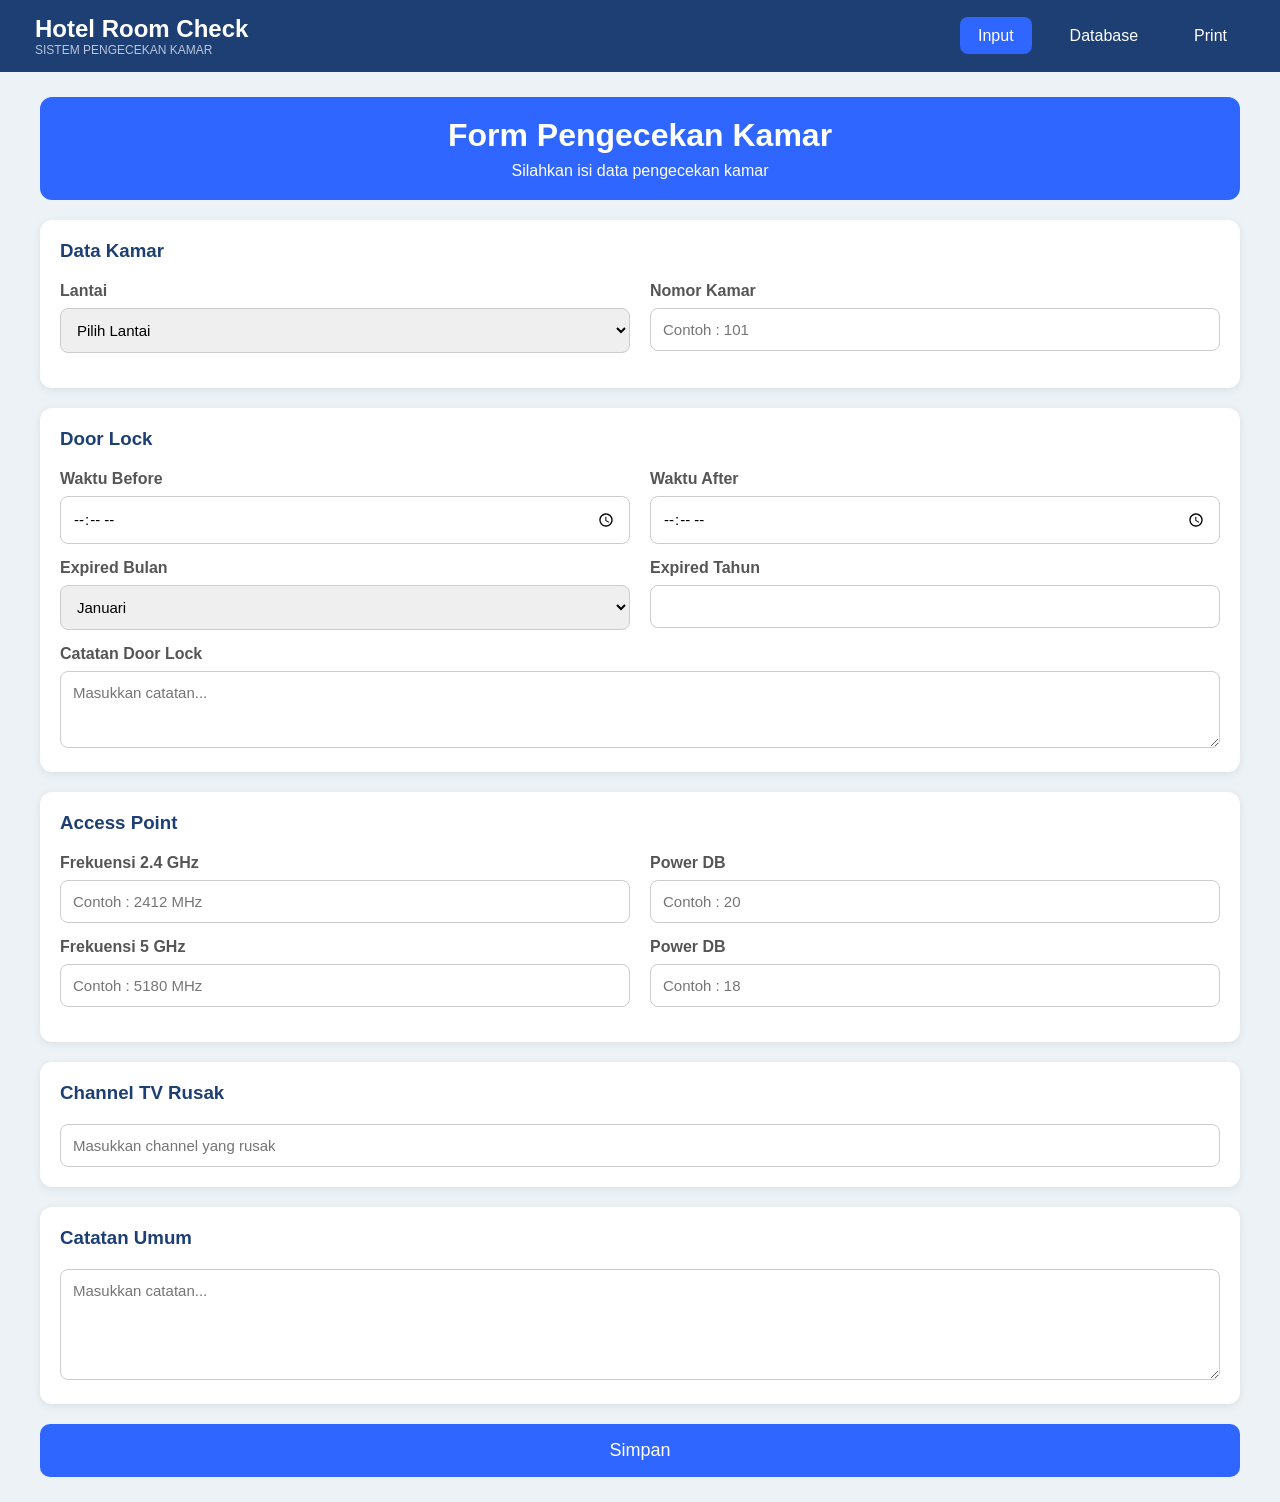
<file: index.html>
<!DOCTYPE html>
<html lang="id">
<head>

    <meta charset="UTF-8">
    <meta name="viewport" content="width=device-width, initial-scale=1.0">

    <title>Hotel Room Check</title>

    <link rel="stylesheet" href="input.css">
    <link rel="stylesheet" href="responsive.css">

</head>
<body>

<!-- ================= NAVBAR ================= -->

<nav class="navbar">

    <div class="logo">

        <h2>Hotel Room Check</h2>
        <p>SISTEM PENGECEKAN KAMAR</p>

    </div>

    <ul>

        <li><a class="active" href="index.html">Input</a></li>
        <li><a href="database.html">Database</a></li>
        <li><a href="print.html">Print</a></li>

    </ul>

</nav>

<!-- ================= CONTAINER ================= -->

<div class="container">

    <div class="header">

        <h1>Form Pengecekan Kamar</h1>

        <p>Silahkan isi data pengecekan kamar</p>

    </div>

    <form id="formInput">

        <!-- Data Kamar -->

        <div class="card">

            <h3>Data Kamar</h3>

            <div class="grid">

                <div>

                    <label>Lantai</label>

                    <select id="lantai">

                        <option value="">Pilih Lantai</option>

                        <option>1</option>
                        <option>2</option>
                        <option>3</option>
                        <option>4</option>

                    </select>

                </div>

                <div>

                    <label>Nomor Kamar</label>

                    <input
                    type="text"
                    id="nomor"
                    placeholder="Contoh : 101">

                </div>

            </div>

        </div>

        <!-- Door Lock -->

        <div class="card">

            <h3>Door Lock</h3>

            <div class="grid">

                <div>

                    <label>Waktu Before</label>

                    <input
                    type="time"
                    id="before">

                </div>

                <div>

                    <label>Waktu After</label>

                    <input
                    type="time"
                    id="after">

                </div>

            </div>

            <div class="grid">

                <div>

                    <label>Expired Bulan</label>

                    <select id="bulan">

                        <option>Januari</option>
                        <option>Februari</option>
                        <option>Maret</option>
                        <option>April</option>
                        <option>Mei</option>
                        <option>Juni</option>
                        <option>Juli</option>
                        <option>Agustus</option>
                        <option>September</option>
                        <option>Oktober</option>
                        <option>November</option>
                        <option>Desember</option>

                    </select>

                </div>

                <div>

                    <label>Expired Tahun</label>

                    <input id="tahun" type="text" >

                </div>

            </div>

            <label>Catatan Door Lock</label>

            <textarea
            id="catatanDoor"
            rows="3"
            placeholder="Masukkan catatan..."></textarea>

        </div>

        <!-- Access Point -->

        <div class="card">

            <h3>Access Point</h3>

            <div class="grid">

                <div>

                    <label>Frekuensi 2.4 GHz</label>

                    <input
                    type="text"
                    id="freq24"
                    placeholder="Contoh : 2412 MHz">

                </div>

                <div>

                    <label>Power DB</label>

                    <input
                    type="text"
                    id="power24"
                    placeholder="Contoh : 20">

                </div>

            </div>

            <div class="grid">

                <div>

                    <label>Frekuensi 5 GHz</label>

                    <input
                    type="text"
                    id="freq5"
                    placeholder="Contoh : 5180 MHz">

                </div>

                <div>

                    <label>Power DB</label>

                    <input
                    type="text"
                    id="power5"
                    placeholder="Contoh : 18">

                </div>

            </div>

        </div>

        <!-- Channel TV -->

        <div class="card">

            <h3>Channel TV Rusak</h3>

            <input
            type="text"
            id="channel"
            placeholder="Masukkan channel yang rusak">

        </div>

        <!-- Catatan -->

        <div class="card">

            <h3>Catatan Umum</h3>

            <textarea
            id="catatan"
            rows="5"
            placeholder="Masukkan catatan..."></textarea>

        </div>

        <!-- Tombol -->

        <button
        type="button"
        id="btnSimpan">

            Simpan

        </button>

    </form>

</div>

<script src="app.js"></script>

</body>
</html>
</file>
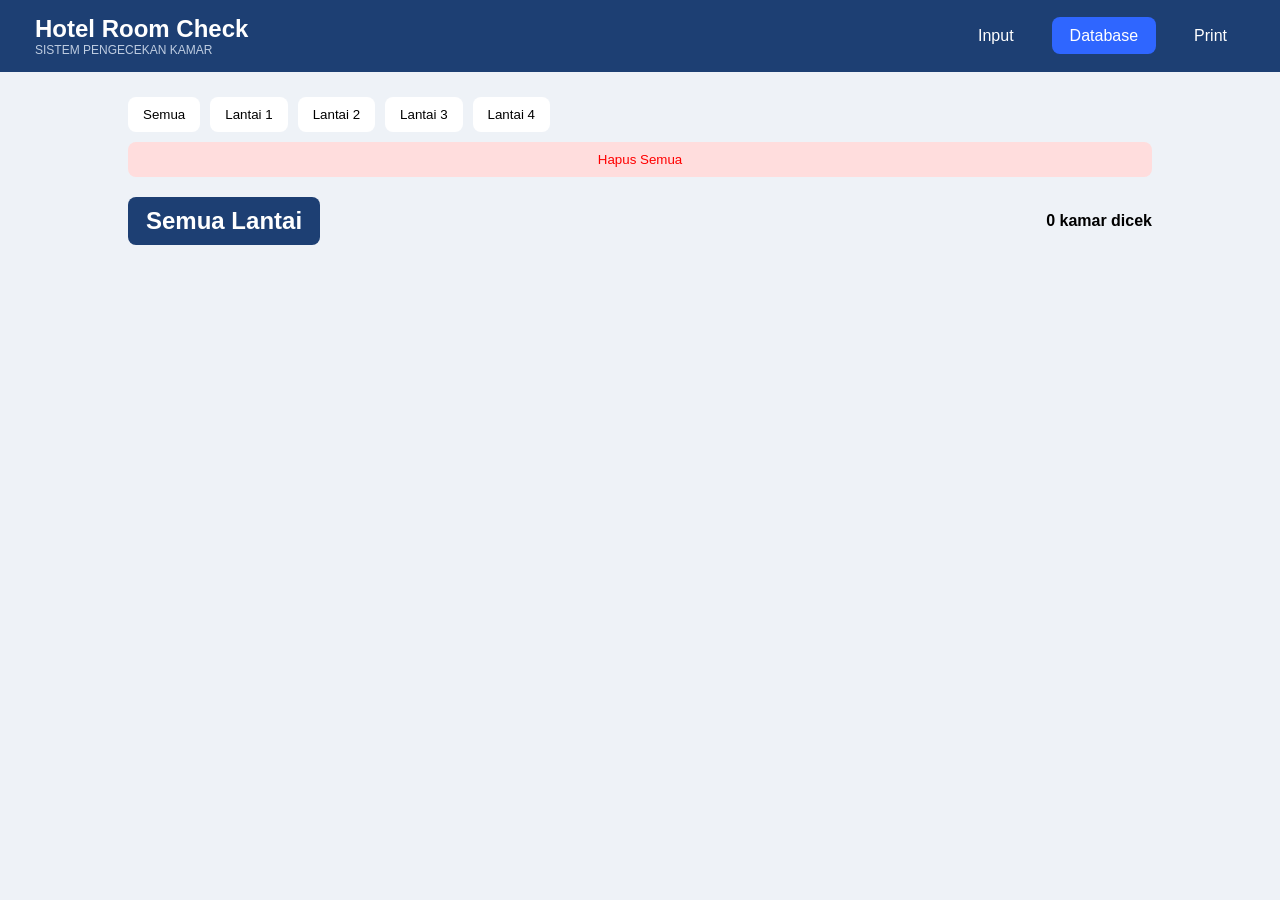
<file: database.html>
<!DOCTYPE html>
<html lang="id">
<head>

<meta charset="UTF-8">
<meta name="viewport" content="width=device-width, initial-scale=1.0">

<title>Hotel Room Check</title>

<link rel="stylesheet" href="database.css">
  <link rel="stylesheet" href="responsive.css">

</head>
<body>

<!-- ================= NAVBAR ================= -->

<nav class="navbar">

<div class="logo">

<h2>Hotel Room Check</h2>
<p>SISTEM PENGECEKAN KAMAR</p>

</div>

<ul>

<li><a href="index.html">Input</a></li>

<li><a class="active" href="database.html">Database</a></li>

<li><a href="print.html">Print</a></li>

</ul>

</nav>

<!-- ================= CONTAINER ================= -->

<div class="container">

<div class="top">

<div class="filter">

<button onclick="filterData('Semua')">

Semua

</button>

<button onclick="filterData('1')">

Lantai 1

</button>

<button onclick="filterData('2')">

Lantai 2

</button>

<button onclick="filterData('3')">

Lantai 3

</button>

<button onclick="filterData('4')">

Lantai 4

</button>

</div>

<button class="hapusSemua"

onclick="hapusSemua()">

Hapus Semua

</button>

</div>

<div class="judul">

<h2 id="judulLantai">

Semua Lantai

</h2>

<span id="jumlahData">

0 kamar dicek

</span>

</div>

<div id="databaseList">

</div>

</div>

<script src="app.js"></script>

<script>

window.onload=function(){

tampilkanDatabase("Semua");

}

</script>

</body>
</html>
</file>
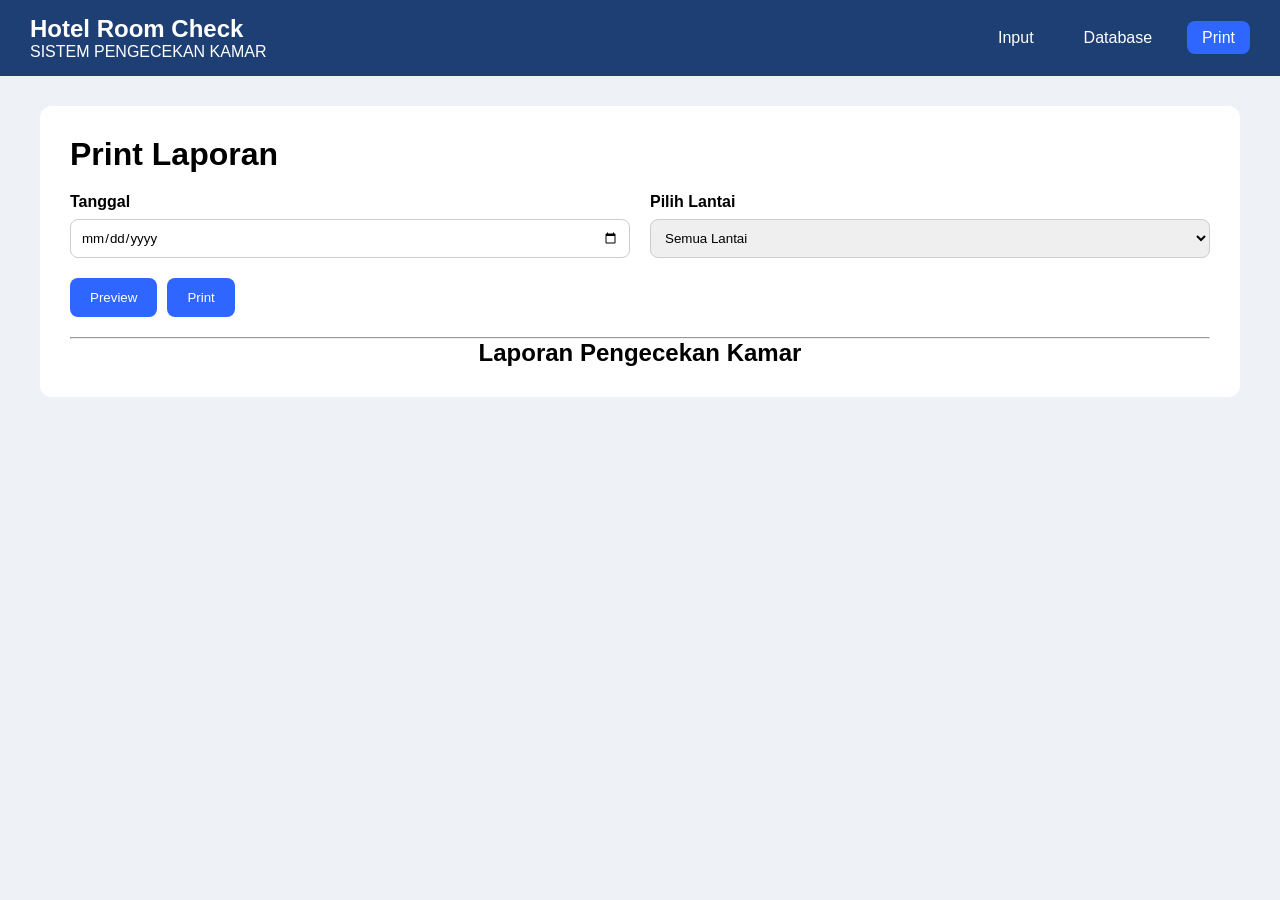
<file: print.html>
<!DOCTYPE html>
<html lang="id">
<head>

<meta charset="UTF-8">
<meta name="viewport" content="width=device-width, initial-scale=1.0">

<title>Hotel Room Check</title>

<link rel="stylesheet" href="print.css">
  <link rel="stylesheet" href="responsive.css">

</head>
<body>

<!-- Navbar -->

<nav class="navbar">

<div class="logo">

<h2>Hotel Room Check</h2>

<p>SISTEM PENGECEKAN KAMAR</p>

</div>

<ul>

<li><a href="index.html">Input</a></li>

<li><a href="database.html">Database</a></li>

<li><a class="active" href="print.html">Print</a></li>

</ul>

</nav>

<!-- Container -->

<div class="container">

<h1>Print Laporan</h1>

<div class="filter">

<div>

<label>Tanggal</label>

<input type="date" id="tanggalPrint">

</div>

<div>

<label>Pilih Lantai</label>

<select id="lantaiPrint">

<option value="Semua">Semua Lantai</option>

<option value="1">Lantai 1</option>

<option value="2">Lantai 2</option>

<option value="3">Lantai 3</option>

<option value="4">Lantai 4</option>

</select>

</div>

</div>

<div class="buttonGroup">

<button onclick="previewPrint()">

Preview

</button>

<button onclick="window.print()">

Print

</button>

</div>

<hr>

<div id="printArea">

<h2 align="center">

Laporan Pengecekan Kamar

</h2>

<div id="hasilPrint">

</div>

</div>

</div>

<script src="app.js"></script>

<script>

window.onload=function(){

previewPrint();

}

</script>

</body>
</html>
</file>
<file: input.css>
*{
    margin:0;
    padding:0;
    box-sizing:border-box;
    font-family:Segoe UI,sans-serif;
}

body{
    background:#edf2f7;
}

/* NAVBAR */

.navbar{

    background:#1d3f73;

    color:white;

    display:flex;

    justify-content:space-between;

    align-items:center;

    padding:15px 35px;
    flex-wrap: wrap;

}

.logo p{

    font-size:12px;

    color:#b8c6dd;

}

.navbar ul{

    display:flex;

    list-style:none;

    gap:20px;
    flex-wrap: wrap;

}

.navbar a{

    text-decoration:none;

    color:white;

    padding:10px 18px;

    border-radius:8px;

}

.active{

    background:#2f66ff;

}

/* CONTAINER */

.container{

    width:95%;
    max-width: 1200px;
    margin:25px auto;

}

/* HEADER */

.header{

    background:#2f66ff;

    color:white;

    text-align:center;

    padding:20px;

    border-radius:12px;

    margin-bottom:20px;

}

.header p{

    margin-top:8px;

}

/* CARD */

.card{

    background:white;

    padding:20px;

    border-radius:12px;

    margin-bottom:20px;

    box-shadow:0 2px 8px rgba(0,0,0,.08);

}

.card h3{

    margin-bottom:20px;

    color:#1d3f73;

}

/* GRID */

.grid{

    display:grid;

    grid-template-columns:1fr 1fr;

    gap:20px;

    margin-bottom:15px;

}

label{

    display:block;

    margin-bottom:8px;

    font-weight:bold;

    color:#555;

}

input,
select,
textarea{

    width:100%;

    padding:12px;

    border:1px solid #ccc;

    border-radius:8px;

    font-size:15px;

}

textarea{

    resize:vertical;

}

/* BUTTON */

#btnSimpan{

    width:100%;

    padding:16px;

    border:none;

    background:#2f66ff;

    color:white;

    font-size:18px;

    border-radius:10px;

    cursor:pointer;

}

#btnSimpan:hover{

    background:#1d4fd7;

}

/* ===========================
   RESPONSIVE
=========================== */

@media screen and (max-width:768px){

    .navbar{

        flex-direction:column;
        text-align:center;
        gap:15px;

    }

    .navbar ul{

        justify-content:center;
        gap:10px;

    }

    .container{

        width:95%;
        margin:15px auto;

    }

    .grid{

        grid-template-columns:1fr;

    }

    .header h1{

        font-size:24px;

    }

    .card{

        padding:15px;

    }

    input,
    select,
    textarea{

        font-size:16px;

    }

    #btnSimpan{

        font-size:16px;

        padding:14px;

    }

}

@media screen and (max-width:480px){

    .navbar{

        padding:10px;

    }

    .navbar h2{

        font-size:22px;

    }

    .logo p{

        font-size:11px;

    }

    .navbar a{

        padding:8px 12px;

        font-size:14px;

    }

    .header{

        padding:15px;

    }

    .header h1{

        font-size:20px;

    }

    .card{

        padding:12px;

    }

}
</file>
<file: responsive.css>
/* ===========================
   RESPONSIVE PRINT
=========================== */

@media screen and (max-width:768px){

    .navbar{

        flex-direction:column;
        align-items:center;
        gap:15px;
        padding:15px;

    }

    .navbar ul{

        flex-wrap:wrap;
        justify-content:center;
        gap:10px;

    }

    .container{

        width:95%;
        margin:15px auto;
        padding:20px;

    }

    .filter{

        grid-template-columns:1fr;

    }

    .buttonGroup{

        flex-direction:column;

    }

    .buttonGroup button{

        width:100%;

    }

    h1{

        font-size:24px;
        text-align:center;

    }

    h2{

        font-size:20px;

    }

}

@media screen and (max-width:480px){

    .navbar{

        padding:10px;

    }

    .navbar h2{

        font-size:22px;

    }

    .logo p{

        font-size:11px;

    }

    .navbar a{

        padding:8px 12px;
        font-size:14px;

    }

    .container{

        width:98%;
        padding:15px;

    }

    input,
    select{

        font-size:16px;

    }

    .card{

        padding:12px;

    }

}
</file>
<file: database.css>
*{

margin:0;
padding:0;
box-sizing:border-box;
font-family:Segoe UI,sans-serif;

}

body{

background:#eef2f7;

}

/* NAVBAR */

.navbar{

display:flex;
justify-content:space-between;
align-items:center;

background:#1d3f73;

padding:15px 35px;

color:white;

}

.logo p{

font-size:12px;

color:#bfcde1;

}

.navbar ul{

display:flex;

list-style:none;

gap:20px;

}

.navbar a{

text-decoration:none;

color:white;

padding:10px 18px;

border-radius:8px;

}

.active{

background:#2f66ff;

}

/* CONTAINER */

.container{

width:80%;

margin:25px auto;

}

/* TOP */

.top{

display:flex;

flex-direction:column;

align-items:stretch;

gap:10px;

margin-bottom:20px;

}

.filter{

display:flex;

gap:10px;

}

.filter button{

padding:10px 15px;

border:none;

border-radius:8px;

cursor:pointer;

background:white;

}

.filter button:hover{

background:#2f66ff;

color:white;

}

.hapusSemua{

background:#ffdddd;

color:red;

border:none;

padding:10px 20px;

border-radius:8px;

cursor:pointer;

}

/* JUDUL */

.judul{

display:flex;

justify-content:space-between;

align-items:center;

margin-bottom:20px;

}

.judul h2{

background:#1d3f73;

color:white;

padding:10px 18px;

border-radius:8px;

}

.judul span{

font-weight:bold;

}

/* CARD */

.card{

background:white;

padding:20px;

margin-bottom:20px;

border-radius:12px;

box-shadow:0 2px 8px rgba(0,0,0,.08);

}

.headerCard{

display:flex;

justify-content:space-between;

margin-bottom:15px;

}

.grid{

display:grid;

grid-template-columns:1fr 1fr;

gap:10px;

margin-bottom:10px;

}

.buttonGroup{

margin-top:15px;

display:flex;

gap:10px;

}

.edit{

background:#2f66ff;

color:white;

border:none;

padding:10px 20px;

border-radius:8px;

cursor:pointer;

}

.hapus{

background:#ff4d4d;

color:white;

border:none;

padding:10px 20px;

border-radius:8px;

cursor:pointer;

}

/* =======================
   Responsive HP
======================= */

@media screen and (max-width:768px){

    .container{
        width:95%;
    }

    .top{
        display:flex;
        flex-direction:column;
        align-items:stretch;
        gap:10px;
    }

    .filter{
        display:flex;
        flex-wrap:wrap;
        gap:10px;
        width:100%;
    }

    .filter button{
        flex:1 1 45%;
    }

    .hapusSemua{
        width:100%;
    }

    .judul{
        flex-direction:column;
        align-items:flex-start;
        gap:10px;
    }

}
</file>
<file: print.css>
*{

margin:0;
padding:0;
box-sizing:border-box;
font-family:Segoe UI,sans-serif;

}

body{

background:#eef2f7;

}

.navbar{

display:flex;
justify-content:space-between;
align-items:center;

padding:15px 30px;

background:#1d3f73;

color:white;

}

.navbar ul{

display:flex;

gap:20px;

list-style:none;

}

.navbar a{

color:white;

text-decoration:none;

padding:8px 15px;

border-radius:8px;

}

.active{

background:#2f66ff;

}

.container{

width:95%;
max-width: 1200px;

margin:30px auto;

background:white;

padding:30px;

border-radius:12px;

}

.filter{

display:grid;

grid-template-columns:1fr 1fr;

gap:20px;

margin:20px 0;

}

label{

font-weight:bold;

display:block;

margin-bottom:8px;

}

input,
select{

width:100%;

padding:10px;

border:1px solid #ccc;

border-radius:8px;

}

.buttonGroup{

display:flex;

gap:10px;

margin:20px 0;

}

.buttonGroup button{

padding:12px 20px;

border:none;

background:#2f66ff;

color:white;

border-radius:8px;

cursor:pointer;

}

.card{

background:#f8f8f8;

padding:15px;

border-radius:10px;

margin:15px 0;

}

@media print{

button{

display:none;

}

.navbar{

display:none;

}

}
</file>
